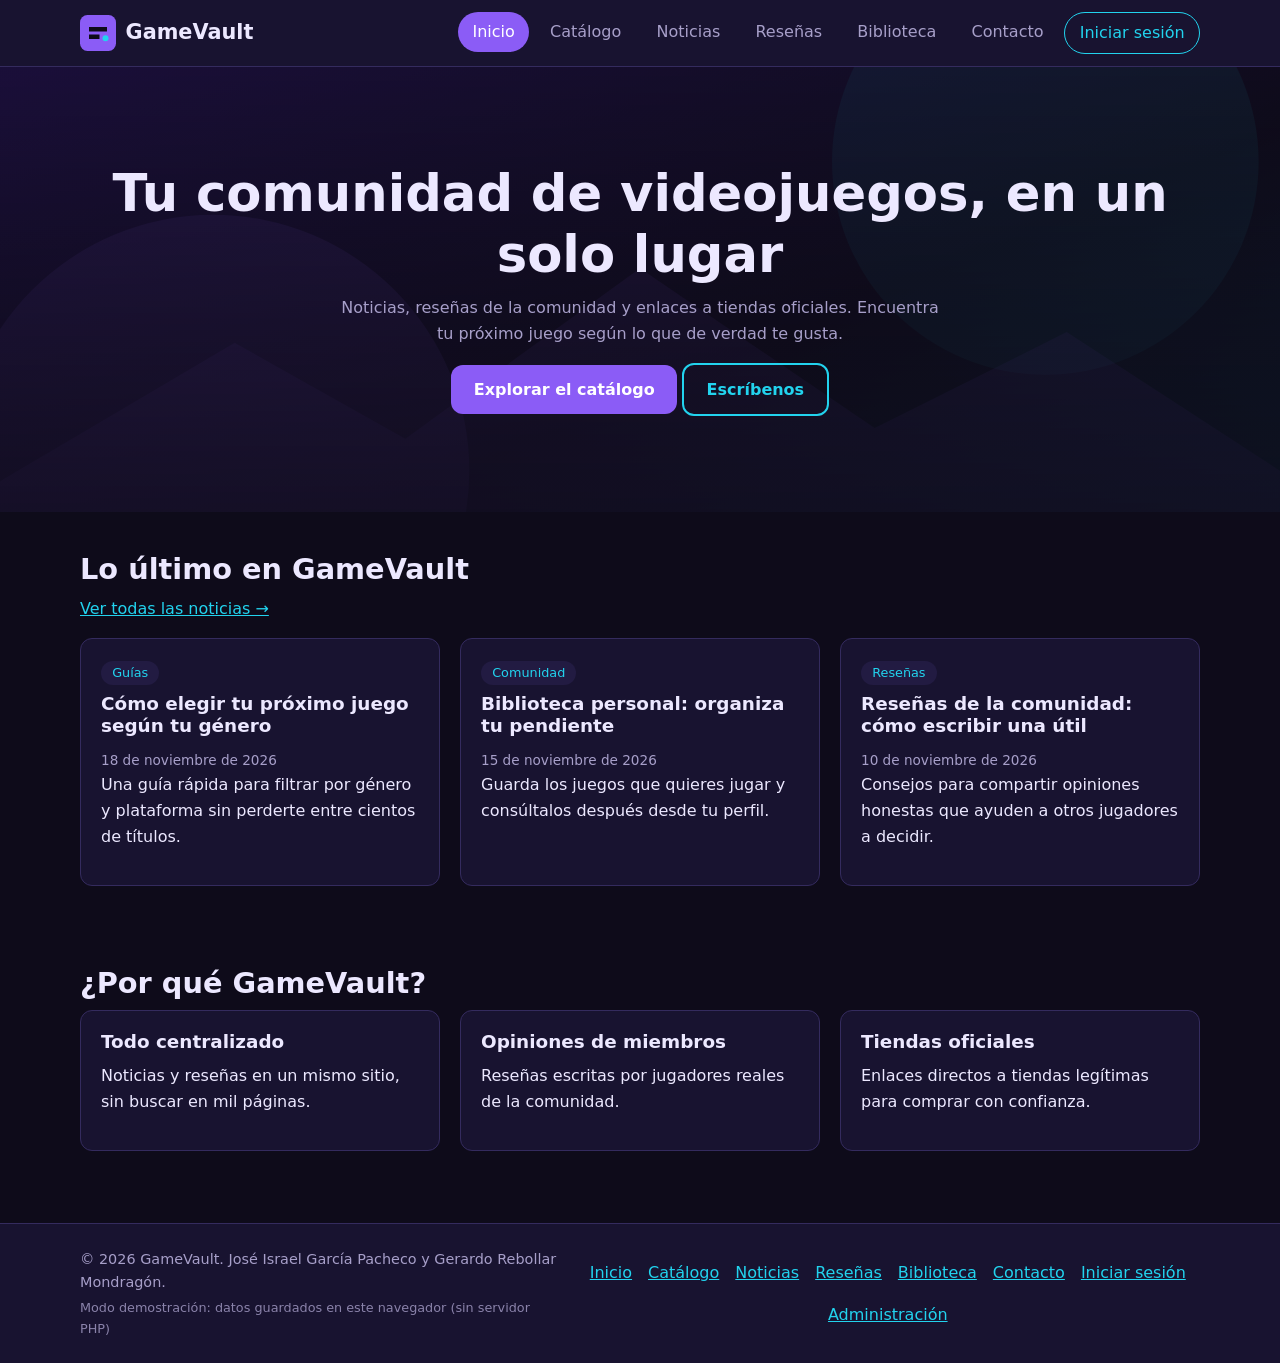
<file: index.html>
<!DOCTYPE html>
<html lang="es">

<head>
  <!-- Configuración inicial de la página -->
  <meta charset="UTF-8">
  <meta name="viewport" content="width=device-width, initial-scale=1">
  <meta name="description"
    content="Comunidad de noticias y reseñas de videojuegos con biblioteca personal y enlaces a tiendas oficiales.">
  <title>Inicio | GameVault</title>
  <link rel="icon" href="img/logo.svg" type="image/svg+xml">
  <link rel="stylesheet" href="css/styles.css">
</head>

<body>
  <!-- Barra superior -->
  <header class="encabezado">
    <!-- Logo y nombre de la página -->
    <a class="marca" href="index.html"><img src="img/logo.svg" alt="" width="36" height="36">GameVault</a>

    <!-- Menú hamburguesa -->
    <button class="menu-toggle" type="button" aria-expanded="false" aria-controls="menu-principal">☰ Menú</button>

    <!-- Menú de navegación entre las páginas -->
    <nav aria-label="Navegación principal">
      <ul class="menu" id="menu-principal">
        <li><a href="index.html" aria-current="page">Inicio</a></li>
        <li><a href="productos.html">Catálogo</a></li>
        <li><a href="noticias.html">Noticias</a></li>
        <li><a href="resenas.html">Reseñas</a></li>
        <li><a href="biblioteca.html">Biblioteca</a></li>
        <li><a href="contacto.html">Contacto</a></li>
        <li><a href="login.html" class="entrar">Iniciar sesión</a></li>
      </ul>
    </nav>
  </header>
  <main>
    <!-- Pantalla inicial -->
    <section class="hero" aria-labelledby="t-hero">
      <h1 id="t-hero">Tu comunidad de videojuegos, en un solo lugar</h1>
      <p>Noticias, reseñas de la comunidad y enlaces a tiendas oficiales. Encuentra tu próximo juego según lo que de
        verdad te gusta.</p>
      <a class="boton" href="productos.html">Explorar el catálogo</a>
      <a class="boton boton-sec" href="contacto.html">Escríbenos</a>
    </section>

    <!-- Recomendaciones de que hacer en la página -->
    <section aria-labelledby="t-noticias">
      <h2 id="t-noticias">Lo último en GameVault</h2>
      <p><a href="noticias.html">Ver todas las noticias →</a></p>
      <div class="rejilla tres" id="noticias-recientes">
        <article class="tarjeta">
          <time datetime="2026-11-18">18 de noviembre de 2026</time>
          <h3>Cómo elegir tu próximo juego según tu género</h3>
          <p>Una guía rápida para filtrar por género y plataforma sin perderte entre cientos de títulos.</p>
        </article>
        <article class="tarjeta">
          <time datetime="2026-11-15">15 de noviembre de 2026</time>
          <h3>Biblioteca personal: organiza tu pendiente</h3>
          <p>Guarda los juegos que quieres jugar y sigue tu progreso desde tu perfil (próximamente).</p>
        </article>
        <article class="tarjeta">
          <time datetime="2026-11-10">10 de noviembre de 2026</time>
          <h3>Reseñas de la comunidad: cómo escribir una útil</h3>
          <p>Consejos para compartir opiniones honestas que ayuden a otros jugadores a decidir.</p>
        </article>
      </div>
    </section>

    <!-- ¿Por qué usar GameVault?-->
    <section aria-labelledby="t-comunidad">
      <h2 id="t-comunidad">¿Por qué GameVault?</h2>
      <div class="rejilla tres">
        <article class="tarjeta">
          <h3>Todo centralizado</h3>
          <p>Noticias y reseñas en un mismo sitio, sin buscar en mil páginas.</p>
        </article>
        <article class="tarjeta">
          <h3>Opiniones de miembros</h3>
          <p>Reseñas escritas por jugadores reales de la comunidad.</p>
        </article>
        <article class="tarjeta">
          <h3>Tiendas oficiales</h3>
          <p>Enlaces directos a tiendas legítimas para comprar con confianza.</p>
        </article>
      </div>
    </section>
  </main>
  <footer class="pie">
    <!-- Derechos de autor -->
    <p>© 2026 GameVault. José Israel García Pacheco y Gerardo Rebollar Mondragón.</p>
    <!-- Enlaces a las otras páginas -->
    <nav aria-label="Enlaces del pie de página">
      <ul>
        <li><a href="index.html">Inicio</a></li>
        <li><a href="productos.html">Catálogo</a></li>
        <li><a href="noticias.html">Noticias</a></li>
        <li><a href="resenas.html">Reseñas</a></li>
        <li><a href="biblioteca.html">Biblioteca</a></li>
        <li><a href="contacto.html">Contacto</a></li>
        <li><a href="login.html">Iniciar sesión</a></li>
        <li><a href="admin.html">Administración</a></li>
      </ul>
    </nav>
  </footer>
  <script src="js/juegos.js" defer></script>
  <script src="js/cuentas.js" defer></script>
  <script src="js/datos.js" defer></script>
  <script src="js/main.js" defer></script>
</body>

</html>
</file>
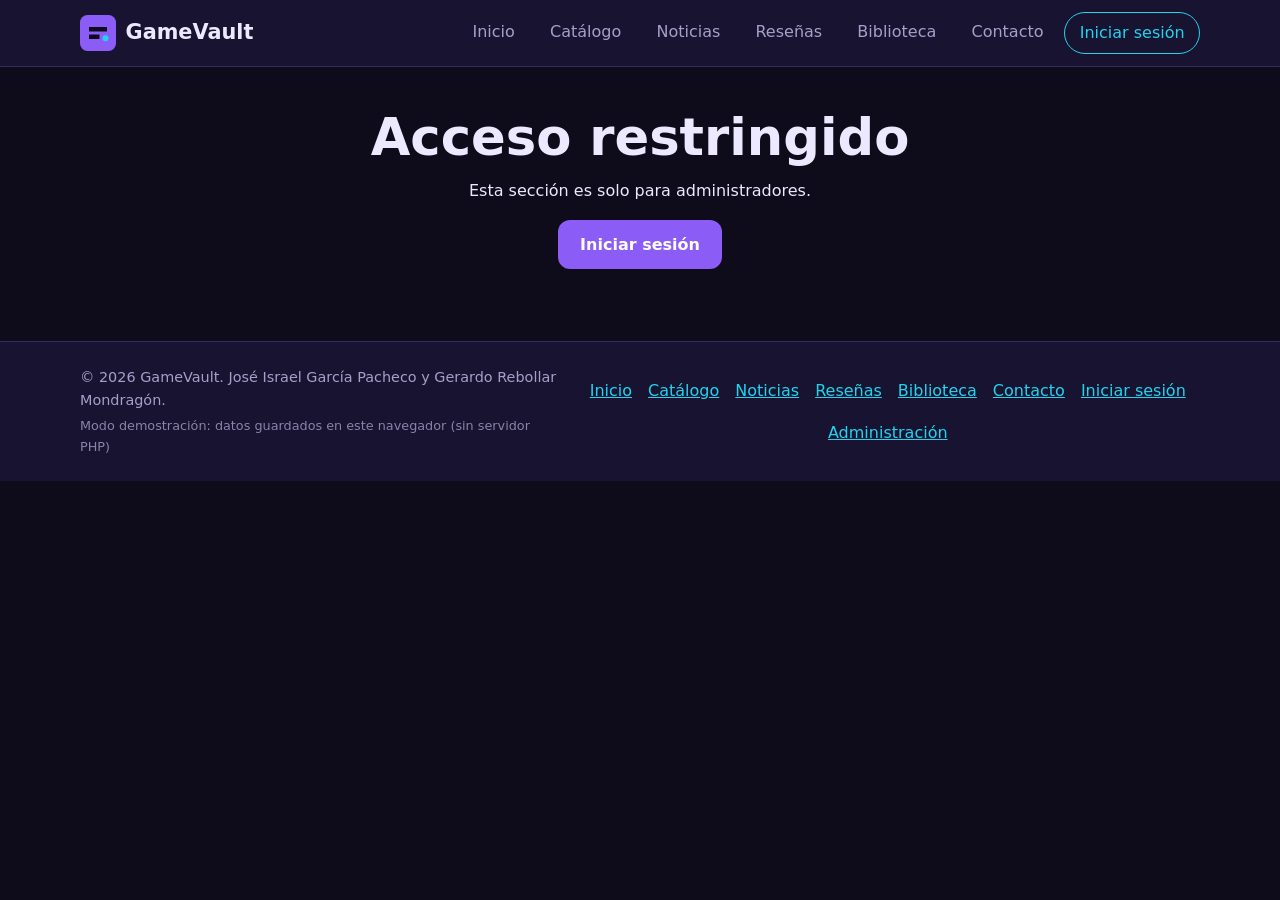
<file: admin.html>
<!DOCTYPE html>
<html lang="es">

<head>
  <!-- Configuracion inicial de la página -->
  <meta charset="UTF-8">
  <meta name="viewport" content="width=device-width, initial-scale=1">
  <meta name="description" content="Panel de administración: moderación de reseñas y publicación de noticias.">
  <title>Administración | GameVault</title>
  <link rel="icon" href="img/logo.svg" type="image/svg+xml">
  <link rel="stylesheet" href="css/styles.css">
</head>

<body>
  <!-- Barra superior -->
  <header class="encabezado">
    <!-- Logo y nombre de la página -->
    <a class="marca" href="index.html"><img src="img/logo.svg" alt="" width="36" height="36">GameVault</a>
    <!-- Menú hamburguesa -->
    <button class="menu-toggle" type="button" aria-expanded="false" aria-controls="menu-principal">☰ Menú</button>
    <!-- Menú de navegación entre las páginas -->
    <nav aria-label="Navegación principal">
      <ul class="menu" id="menu-principal">
        <li><a href="index.html">Inicio</a></li>
        <li><a href="productos.html">Catálogo</a></li>
        <li><a href="noticias.html">Noticias</a></li>
        <li><a href="resenas.html">Reseñas</a></li>
        <li><a href="biblioteca.html">Biblioteca</a></li>
        <li><a href="contacto.html">Contacto</a></li>
        <li><a href="login.html" class="entrar">Iniciar sesión</a></li>
      </ul>
    </nav>
  </header>
  <main data-requiere="admin">
    <!-- Encabezado de la página -->
    <section aria-labelledby="t-adm">
      <h1 id="t-adm">Panel de administración</h1>
      <aside class="aviso-acceso" aria-label="Requisito de acceso">
        <strong>Solo para administradores.</strong> Desde aquí se revisan las reseñas, se añaden juegos y se publican noticias.
      </aside>
    </section>

    <!-- Sección para moderación de reseñas -->
    <section aria-labelledby="t-mod">
      <h2 id="t-mod">Moderar reseñas</h2>
      <p>Revisa las reseñas publicadas y elimina las que tengan contenido inapropiado.</p>
      <ul class="catalogo lista-admin" id="lista-admin-resenas"></ul>
      <p id="admin-vacio" hidden>No hay reseñas para moderar.</p>
    </section>

    <!-- Sección para añadir juegos al catálogo -->
    <section aria-labelledby="t-addjuego">
      <h2 id="t-addjuego">Añadir juego al catálogo</h2>
      <form class="formulario" id="form-juego" action="#" method="post" novalidate>
        <label for="juego-titulo">Título</label>
        <input type="text" id="juego-titulo" name="titulo" required maxlength="80">
        <label for="juego-genero">Género</label>
        <select id="juego-genero" name="genero" required>
          <option value="">Selecciona un género</option>
        </select>
        <label for="juego-estudio">Estudio</label>
        <input type="text" id="juego-estudio" name="estudio" required maxlength="60">
        <label for="juego-anio">Año de lanzamiento</label>
        <input type="number" id="juego-anio" name="anio" required min="1970" max="2100">
        <label for="juego-plataformas">Plataformas</label>
        <input type="text" id="juego-plataformas" name="plataformas" required maxlength="80" placeholder="Ej. PC, PlayStation, Xbox">
        <label for="juego-nota">Nota (0 a 10)</label>
        <input type="number" id="juego-nota" name="nota" required min="0" max="10" step="0.1">
        <label for="juego-desc">Descripción</label>
        <textarea id="juego-desc" name="descripcion" rows="4" required minlength="20" maxlength="300"></textarea>
        <label for="juego-imagen">URL de la imagen</label>
        <input type="url" id="juego-imagen" name="imagen" required placeholder="https://ejemplo.com/portada.jpg">
        <label for="juego-tienda">URL de la tienda oficial</label>
        <input type="url" id="juego-tienda" name="tienda" required placeholder="https://store.steampowered.com/app/...">
        <button class="boton" type="submit">Añadir juego</button>
      </form>
    </section>

    <!-- Sección para publicación de noticias -->
    <section aria-labelledby="t-pubnot">
      <h2 id="t-pubnot">Publicar una noticia</h2>
      <form class="formulario" id="form-noticia" action="#" method="post" novalidate>
        <label for="not-titulo">Título</label>
        <input type="text" id="not-titulo" name="titulo" required minlength="5" maxlength="100">
        <label for="not-cat">Categoría</label>
        <select id="not-cat" name="categoria" required>
          <option value="">Selecciona una categoría</option>
          <option value="industria">Industria</option>
          <option value="guias">Guías</option>
          <option value="comunidad">Comunidad</option>
          <option value="resenas">Reseñas</option>
        </select>
        <label for="not-texto">Contenido</label>
        <textarea id="not-texto" name="contenido" rows="7" required minlength="30" maxlength="2000"></textarea>
        <button class="boton" type="submit">Publicar noticia</button>
      </form>
    </section>
  </main>
  <footer class="pie">
    <!-- Derechos de autor -->
    <p>© 2026 GameVault. José Israel García Pacheco y Gerardo Rebollar Mondragón.</p>
    <!-- Enlaces a las otras páginas -->
    <nav aria-label="Enlaces del pie de página">
      <ul>
        <li><a href="index.html">Inicio</a></li>
        <li><a href="productos.html">Catálogo</a></li>
        <li><a href="noticias.html">Noticias</a></li>
        <li><a href="resenas.html">Reseñas</a></li>
        <li><a href="biblioteca.html">Biblioteca</a></li>
        <li><a href="contacto.html">Contacto</a></li>
        <li><a href="login.html">Iniciar sesión</a></li>
        <li><a href="admin.html">Administración</a></li>
      </ul>
    </nav>
  </footer>
  <script src="js/juegos.js" defer></script>
  <script src="js/cuentas.js" defer></script>
  <script src="js/datos.js" defer></script>
  <script src="js/main.js" defer></script>
</body>

</html>
</file>
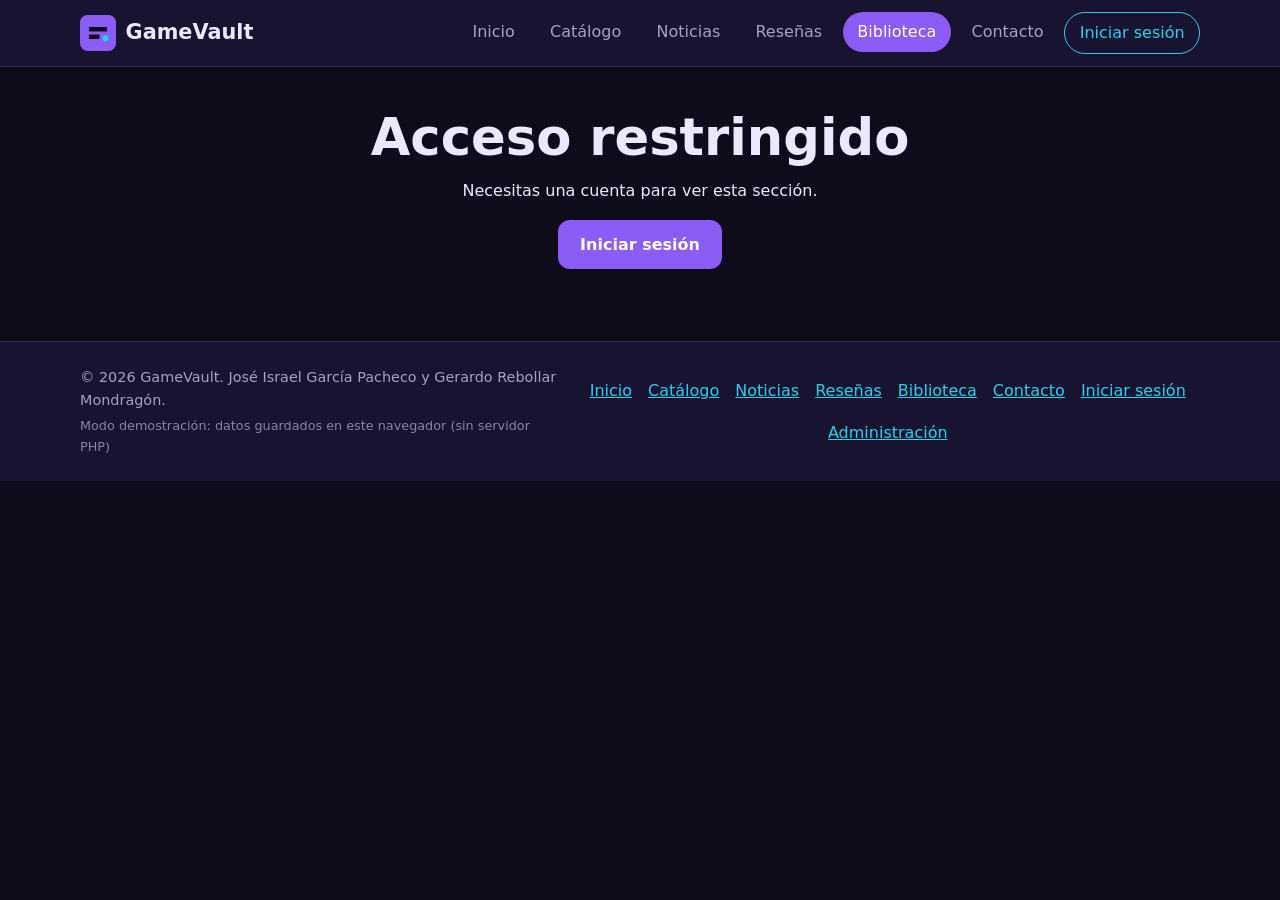
<file: biblioteca.html>
<!DOCTYPE html>
<html lang="es">

<head>
  <!-- Configuración inicial de la página -->
  <meta charset="UTF-8">
  <meta name="viewport" content="width=device-width, initial-scale=1">
  <meta name="description" content="Biblioteca personal de videojuegos guardados.">
  <title>Mi biblioteca | GameVault</title>
  <link rel="icon" href="img/logo.svg" type="image/svg+xml">
  <link rel="stylesheet" href="css/styles.css">
</head>

<body>
  <!-- Barra superior -->
  <header class="encabezado">
    <!-- Logo y nombre de la página -->
    <a class="marca" href="index.html"><img src="img/logo.svg" alt="" width="36" height="36">GameVault</a>

    <!-- Menú hamburguesa -->
    <button class="menu-toggle" type="button" aria-expanded="false" aria-controls="menu-principal">☰ Menú</button>

    <nav aria-label="Navegación principal">
      <!-- Menú de navegación entre las páginas-->
      <ul class="menu" id="menu-principal">
        <li><a href="index.html">Inicio</a></li>
        <li><a href="productos.html">Catálogo</a></li>
        <li><a href="noticias.html">Noticias</a></li>
        <li><a href="resenas.html">Reseñas</a></li>
        <li><a href="biblioteca.html" aria-current="page">Biblioteca</a></li>
        <li><a href="contacto.html">Contacto</a></li>
        <li><a href="login.html" class="entrar">Iniciar sesión</a></li>
      </ul>
    </nav>
  </header>
  <main data-requiere="usuario">
    <!-- Encabezado de la página -->
    <section aria-labelledby="t-bib">
      <h1 id="t-bib">Mi biblioteca</h1>
      <p>Guarda juegos del catálogo y consúltalos aquí cuando quieras, sin buscarlos uno por uno.</p>
      <!-- Aviso de inicio de sesión para usar la biblioteca -->
      <aside class="aviso-acceso" aria-label="Requisito de acceso">
        <strong>Solo para usuarios con cuenta.</strong> Los invitados no tienen biblioteca; <a href="login.html">inicia
          sesión o crea una cuenta</a> para guardar juegos.
      </aside>
      <ul class="catalogo" id="lista-biblioteca"></ul>
      <p id="biblioteca-vacia" hidden>Aún no tienes juegos guardados. Ve al <a href="productos.html">catálogo</a> y pulsa "Guardar en biblioteca".</p>
    </section>
  </main>
  <footer class="pie">
    <!-- Derechos de autor -->
    <p>© 2026 GameVault. José Israel García Pacheco y Gerardo Rebollar Mondragón.</p>
    <!-- Enlaces a las otras páginas -->
    <nav aria-label="Enlaces del pie de página">
      <ul>
        <li><a href="index.html">Inicio</a></li>
        <li><a href="productos.html">Catálogo</a></li>
        <li><a href="noticias.html">Noticias</a></li>
        <li><a href="resenas.html">Reseñas</a></li>
        <li><a href="biblioteca.html">Biblioteca</a></li>
        <li><a href="contacto.html">Contacto</a></li>
        <li><a href="login.html">Iniciar sesión</a></li>
        <li><a href="admin.html">Administración</a></li>
      </ul>
    </nav>
  </footer>
  <script src="js/juegos.js" defer></script>
  <script src="js/cuentas.js" defer></script>
  <script src="js/datos.js" defer></script>
  <script src="js/main.js" defer></script>
</body>

</html>
</file>
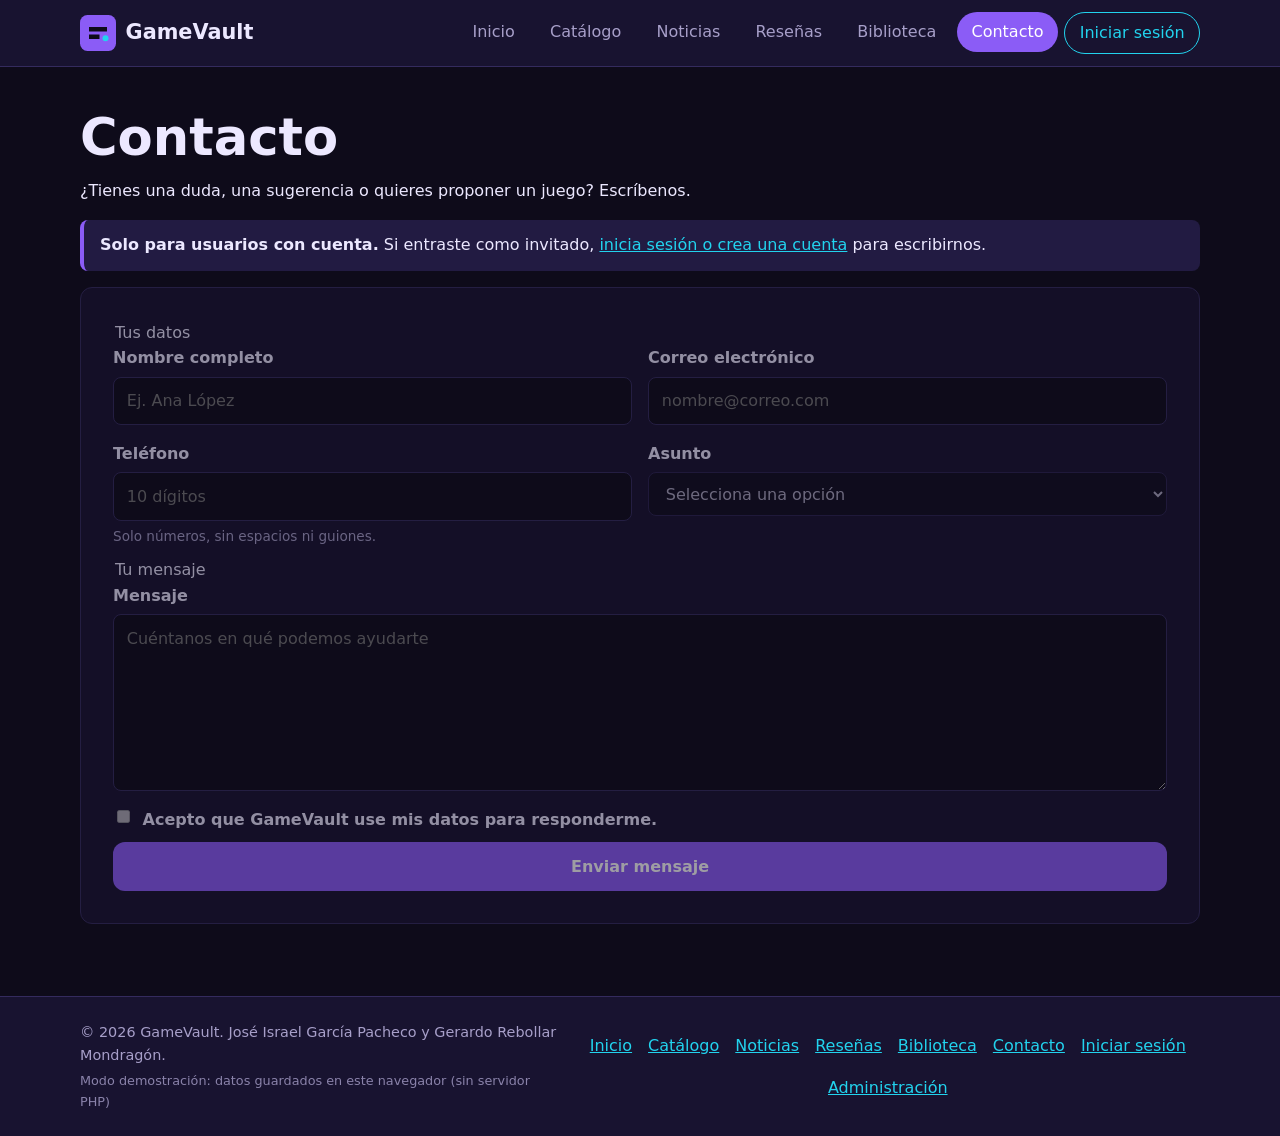
<file: contacto.html>
<!DOCTYPE html>
<html lang="es">

<head>
  <!-- Configuración inicial de la página -->
  <meta charset="UTF-8">
  <meta name="viewport" content="width=device-width, initial-scale=1">
  <meta name="description" content="Formulario de contacto de GameVault (solo usuarios con cuenta).">
  <title>Contacto | GameVault</title>
  <link rel="icon" href="img/logo.svg" type="image/svg+xml">
  <link rel="stylesheet" href="css/styles.css">
</head>

<body>
  <!-- Barra superior -->
  <header class="encabezado">
    <!-- Logo y nombre de la página -->
    <a class="marca" href="index.html"><img src="img/logo.svg" alt="" width="36" height="36">GameVault</a>

    <!-- Menú hamburguesa -->
    <button class="menu-toggle" type="button" aria-expanded="false" aria-controls="menu-principal">☰ Menú</button>

    <!-- Menú de navegación entre las páginas-->
    <nav aria-label="Navegación principal">
      <ul class="menu" id="menu-principal">
        <li><a href="index.html">Inicio</a></li>
        <li><a href="productos.html">Catálogo</a></li>
        <li><a href="noticias.html">Noticias</a></li>
        <li><a href="resenas.html">Reseñas</a></li>
        <li><a href="biblioteca.html">Biblioteca</a></li>
        <li><a href="contacto.html" aria-current="page">Contacto</a></li>
        <li><a href="login.html" class="entrar">Iniciar sesión</a></li>
      </ul>
    </nav>
  </header>
  <main>
    <!-- Encabezado de la página -->
    <section aria-labelledby="t-contacto">
      <h1 id="t-contacto">Contacto</h1>
      <p>¿Tienes una duda, una sugerencia o quieres proponer un juego? Escríbenos.</p>
      <aside class="aviso-acceso" aria-label="Requisito de acceso">
        <!-- Aviso de inicio de sesión para usar el formulario de contacto -->
        <strong>Solo para usuarios con cuenta.</strong> Si entraste como invitado, <a href="login.html">inicia sesión o
          crea una cuenta</a> para escribirnos.
      </aside>

      <!-- Formulario de contacto -->
      <form class="formulario" id="form-contacto" action="#" method="post" novalidate data-requiere="usuario">
        <fieldset>
          <legend>Tus datos</legend>
          <div class="doble">
            <div class="campo">
              <label for="nombre">Nombre completo</label>
              <input type="text" id="nombre" name="nombre" required minlength="3" maxlength="60" autocomplete="name"
                placeholder="Ej. Ana López">
            </div>
            <div class="campo">
              <label for="correo">Correo electrónico</label>
              <input type="email" id="correo" name="correo" required autocomplete="email"
                placeholder="nombre@correo.com">
            </div>
          </div>
          <div class="doble">
            <div class="campo">
              <label for="telefono">Teléfono</label>
              <input type="tel" id="telefono" name="telefono" required pattern="[0-9]{10}" inputmode="numeric"
                autocomplete="tel" placeholder="10 dígitos" aria-describedby="ayuda-tel">
              <small class="ayuda" id="ayuda-tel">Solo números, sin espacios ni guiones.</small>
            </div>
            <div class="campo">
              <label for="asunto">Asunto</label>
              <select id="asunto" name="asunto" required>
                <option value="">Selecciona una opción</option>
                <option value="duda">Duda general</option>
                <option value="sugerencia">Sugerencia de juego</option>
                <option value="resena">Problema con una reseña</option>
                <option value="otro">Otro</option>
              </select>
            </div>
          </div>
        </fieldset>
        <fieldset>
          <legend>Tu mensaje</legend>
          <div class="campo">
            <label for="mensaje">Mensaje</label>
            <textarea id="mensaje" name="mensaje" rows="6" required minlength="10" maxlength="500"
              placeholder="Cuéntanos en qué podemos ayudarte"></textarea>
          </div>
          <div class="campo casilla">
            <input type="checkbox" id="acepto" name="acepto" required>
            <label for="acepto">Acepto que GameVault use mis datos para responderme.</label>
          </div>
        </fieldset>
        <button class="boton" type="submit">Enviar mensaje</button>
      </form>
    </section>
  </main>
  <footer class="pie">
    <!-- Derechos de autor -->
    <p>© 2026 GameVault. José Israel García Pacheco y Gerardo Rebollar Mondragón.</p>
    <!-- Enlaces a las otras páginas -->
    <nav aria-label="Enlaces del pie de página">
      <ul>
        <li><a href="index.html">Inicio</a></li>
        <li><a href="productos.html">Catálogo</a></li>
        <li><a href="noticias.html">Noticias</a></li>
        <li><a href="resenas.html">Reseñas</a></li>
        <li><a href="biblioteca.html">Biblioteca</a></li>
        <li><a href="contacto.html">Contacto</a></li>
        <li><a href="login.html">Iniciar sesión</a></li>
        <li><a href="admin.html">Administración</a></li>
      </ul>
    </nav>
  </footer>
  <script src="js/juegos.js" defer></script>
  <script src="js/cuentas.js" defer></script>
  <script src="js/datos.js" defer></script>
  <script src="js/main.js" defer></script>
</body>

</html>
</file>
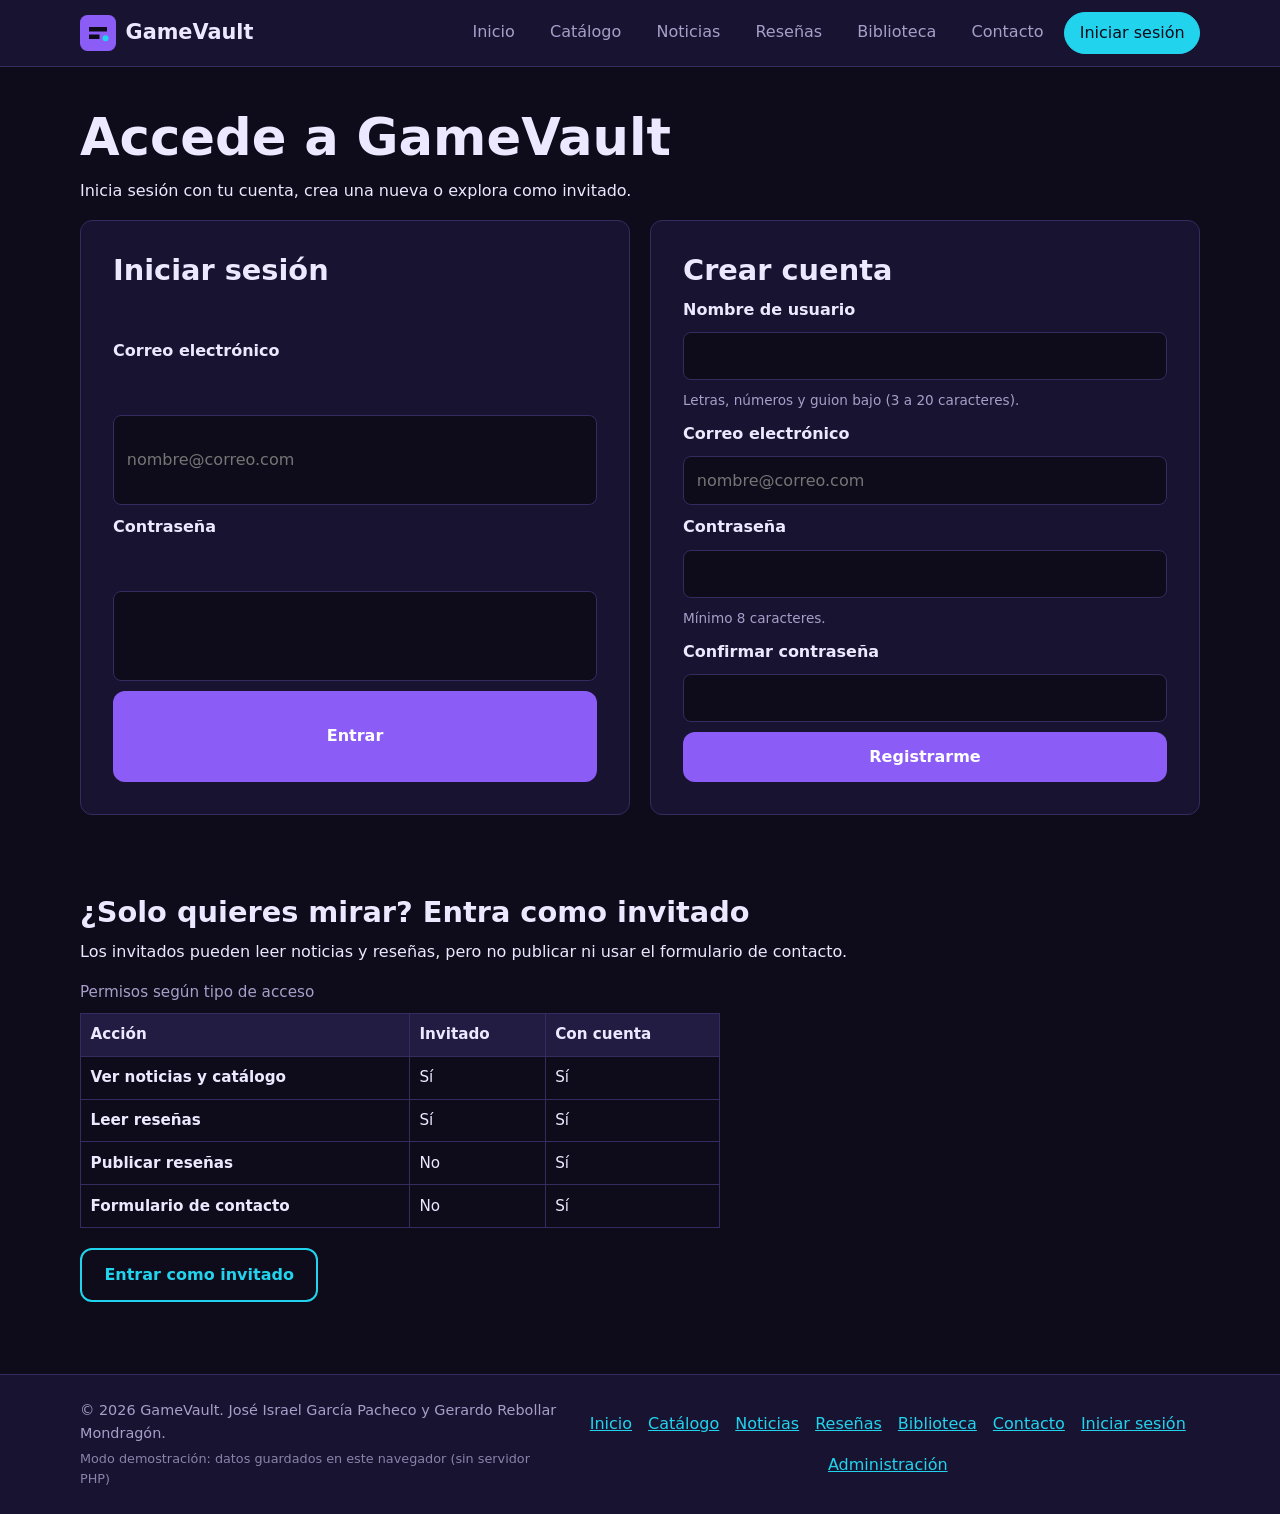
<file: login.html>
<!DOCTYPE html>
<html lang="es">

<head>
  <!-- Configuración inicial de la página -->
  <meta charset="UTF-8">
  <meta name="viewport" content="width=device-width, initial-scale=1">
  <meta name="description" content="Inicia sesión, crea tu cuenta o entra como invitado en GameVault.">
  <title>Iniciar sesión | GameVault</title>
  <link rel="icon" href="img/logo.svg" type="image/svg+xml">
  <link rel="stylesheet" href="css/styles.css">
</head>

<body>
  <!-- Barra superior -->
  <header class="encabezado">
    <!-- Logo y nombre de la página -->
    <a class="marca" href="index.html"><img src="img/logo.svg" alt="" width="36" height="36">GameVault</a>

    <!-- Menú hamburguesa -->
    <button class="menu-toggle" type="button" aria-expanded="false" aria-controls="menu-principal">☰ Menú</button>

    <!-- Menú de navegación entre las páginas-->
    <nav aria-label="Navegación principal">
      <ul class="menu" id="menu-principal">
        <li><a href="index.html">Inicio</a></li>
        <li><a href="productos.html">Catálogo</a></li>
        <li><a href="noticias.html">Noticias</a></li>
        <li><a href="resenas.html">Reseñas</a></li>
        <li><a href="biblioteca.html">Biblioteca</a></li>
        <li><a href="contacto.html">Contacto</a></li>
        <li><a href="login.html" class="entrar" aria-current="page">Iniciar sesión</a></li>
      </ul>
    </nav>
  </header>
  <main>
    <!-- Encabezado de la página -->
    <section aria-labelledby="t-acceso">
      <h1 id="t-acceso">Accede a GameVault</h1>
      <p>Inicia sesión con tu cuenta, crea una nueva o explora como invitado.</p>

      <!-- Formulario de inicio de sesión -->
      <section class="acceso" aria-label="Formularios de acceso">
        <form class="formulario" id="form_login" action="#" method="post" aria-labelledby="t-login">
          <h2 id="t-login">Iniciar sesión</h2>
          <label for="login-correo">Correo electrónico</label>
          <input type="email" id="login-correo" name="correo" required autocomplete="email"
            placeholder="nombre@correo.com">
          <label for="login-pass">Contraseña</label>
          <input type="password" id="login-pass" name="contrasena" required minlength="8"
            autocomplete="current-password">
          <button class="boton" type="submit">Entrar</button>
        </form>

        <!-- Formulario de registro / Crear cuenta-->
        <form class="formulario" id="form_registro" action="#" method="post" aria-labelledby="t-registro">
          <h2 id="t-registro">Crear cuenta</h2>
          <label for="reg-usuario">Nombre de usuario</label>
          <input type="text" id="reg-usuario" name="usuario" required minlength="3" maxlength="20"
            pattern="[A-Za-z0-9_]+" autocomplete="username" aria-describedby="ayuda-usuario">
          <small class="ayuda" id="ayuda-usuario">Letras, números y guion bajo (3 a 20 caracteres).</small>
          <label for="reg-correo">Correo electrónico</label>
          <input type="email" id="reg-correo" name="correo" required autocomplete="email"
            placeholder="nombre@correo.com">
          <label for="reg-pass">Contraseña</label>
          <input type="password" id="reg-pass" name="contrasena" required minlength="8" autocomplete="new-password"
            aria-describedby="ayuda-pass">
          <small class="ayuda" id="ayuda-pass">Mínimo 8 caracteres.</small>
          <label for="reg-pass2">Confirmar contraseña</label>
          <input type="password" id="reg-pass2" name="contrasena2" required minlength="8" autocomplete="new-password">
          <button class="boton" type="submit">Registrarme</button>
        </form>
      </section>
    </section>

    <!-- Otras opciones de acceso -->
    <section aria-labelledby="t-invitado">
      <!-- Acceso como invitado -->
      <h2 id="t-invitado">¿Solo quieres mirar? Entra como invitado</h2>
      <p>Los invitados pueden leer noticias y reseñas, pero no publicar ni usar el formulario de contacto.</p>
      <!-- Tabla de permisos según el tipo de acceso que se tiene -->
      <table class="permisos">
        <caption>Permisos según tipo de acceso</caption>
        <thead>
          <tr>
            <th scope="col">Acción</th>
            <th scope="col">Invitado</th>
            <th scope="col">Con cuenta</th>
          </tr>
        </thead>
        <tbody>
          <tr>
            <th scope="row">Ver noticias y catálogo</th>
            <td>Sí</td>
            <td>Sí</td>
          </tr>
          <tr>
            <th scope="row">Leer reseñas</th>
            <td>Sí</td>
            <td>Sí</td>
          </tr>
          <tr>
            <th scope="row">Publicar reseñas</th>
            <td>No</td>
            <td>Sí</td>
          </tr>
          <tr>
            <th scope="row">Formulario de contacto</th>
            <td>No</td>
            <td>Sí</td>
          </tr>
        </tbody>
      </table>
      <a class="boton boton-sec" id="entrar_invitado" href="index.html">Entrar como invitado</a>
    </section>
  </main>
  <footer class="pie">
    <!-- Derechos de autor -->
    <p>© 2026 GameVault. José Israel García Pacheco y Gerardo Rebollar Mondragón.</p>
    <!-- Enlaces a las otras páginas -->
    <nav aria-label="Enlaces del pie de página">
      <ul>
        <li><a href="index.html">Inicio</a></li>
        <li><a href="productos.html">Catálogo</a></li>
        <li><a href="noticias.html">Noticias</a></li>
        <li><a href="resenas.html">Reseñas</a></li>
        <li><a href="biblioteca.html">Biblioteca</a></li>
        <li><a href="contacto.html">Contacto</a></li>
        <li><a href="login.html">Iniciar sesión</a></li>
        <li><a href="admin.html">Administración</a></li>
      </ul>
    </nav>
  </footer>
  <script src="js/juegos.js" defer></script>
  <script src="js/cuentas.js" defer></script>
  <script src="js/datos.js" defer></script>
  <script src="js/main.js" defer></script>
</body>

</html>
</file>
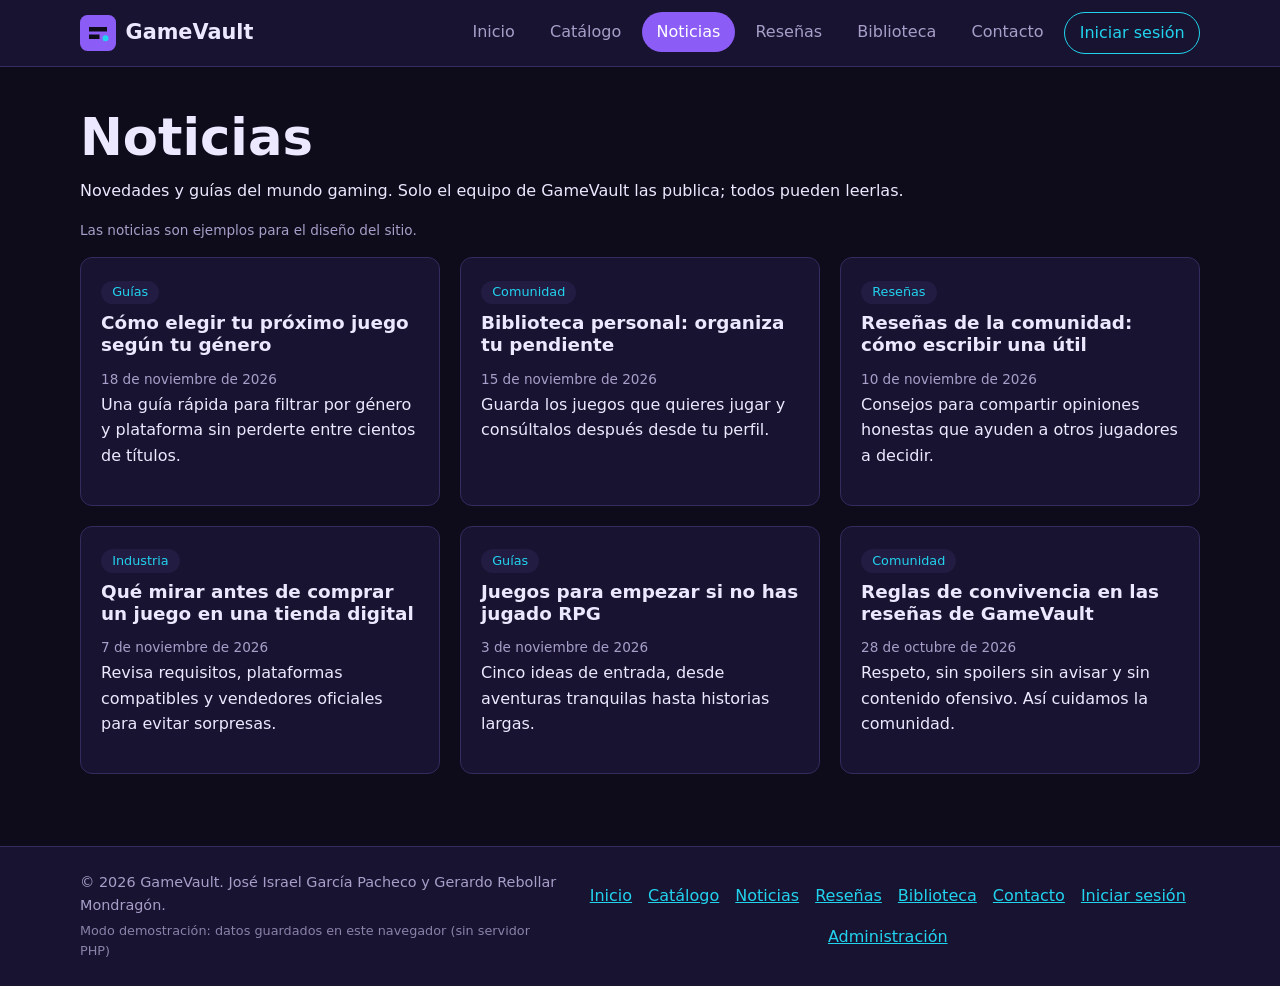
<file: noticias.html>
<!DOCTYPE html>
<html lang="es">

<head>
  <!-- Configuración inicial de la página -->
  <meta charset="UTF-8">
  <meta name="viewport" content="width=device-width, initial-scale=1">
  <meta name="description" content="Noticias del mundo gaming publicadas por el equipo de GameVault.">
  <title>Noticias | GameVault</title>
  <link rel="icon" href="img/logo.svg" type="image/svg+xml">
  <link rel="stylesheet" href="css/styles.css">
</head>

<body>
  <!-- Barra superior -->
  <header class="encabezado">
    <!-- Logo y nombre de la página-->
    <a class="marca" href="index.html"><img src="img/logo.svg" alt="" width="36" height="36">GameVault</a>

    <!-- Menú hamburguesa -->
    <button class="menu-toggle" type="button" aria-expanded="false" aria-controls="menu-principal">☰ Menú</button>

    <!-- Menú de navegación entre las páginas -->
    <nav aria-label="Navegación principal">
      <ul class="menu" id="menu-principal">
        <li><a href="index.html">Inicio</a></li>
        <li><a href="productos.html">Catálogo</a></li>
        <li><a href="noticias.html" aria-current="page">Noticias</a></li>
        <li><a href="resenas.html">Reseñas</a></li>
        <li><a href="biblioteca.html">Biblioteca</a></li>
        <li><a href="contacto.html">Contacto</a></li>
        <li><a href="login.html" class="entrar">Iniciar sesión</a></li>
      </ul>
    </nav>
  </header>
  <main>
    <!-- Encabezado de la página -->
    <section aria-labelledby="t-not">
      <h1 id="t-not">Noticias</h1>
      <p>Novedades y guías del mundo gaming. Solo el equipo de GameVault las publica; todos pueden leerlas.</p>
      <p class="aviso">Las noticias son ejemplos para el diseño del sitio.</p>

      <!-- Noticias disponibles -->
      <section class="rejilla tres" id="lista-noticias" aria-label="Lista de noticias"></section>
    </section>
  </main>
  <footer class="pie">
    <!-- Derechos de autor -->
    <p>© 2026 GameVault. José Israel García Pacheco y Gerardo Rebollar Mondragón.</p>
    <!-- Enlaces a las otras páginas -->
    <nav aria-label="Enlaces del pie de página">
      <ul>
        <li><a href="index.html">Inicio</a></li>
        <li><a href="productos.html">Catálogo</a></li>
        <li><a href="noticias.html">Noticias</a></li>
        <li><a href="resenas.html">Reseñas</a></li>
        <li><a href="biblioteca.html">Biblioteca</a></li>
        <li><a href="contacto.html">Contacto</a></li>
        <li><a href="login.html">Iniciar sesión</a></li>
        <li><a href="admin.html">Administración</a></li>
      </ul>
    </nav>
  </footer>
  <script src="js/juegos.js" defer></script>
  <script src="js/cuentas.js" defer></script>
  <script src="js/datos.js" defer></script>
  <script src="js/main.js" defer></script>
</body>

</html>
</file>
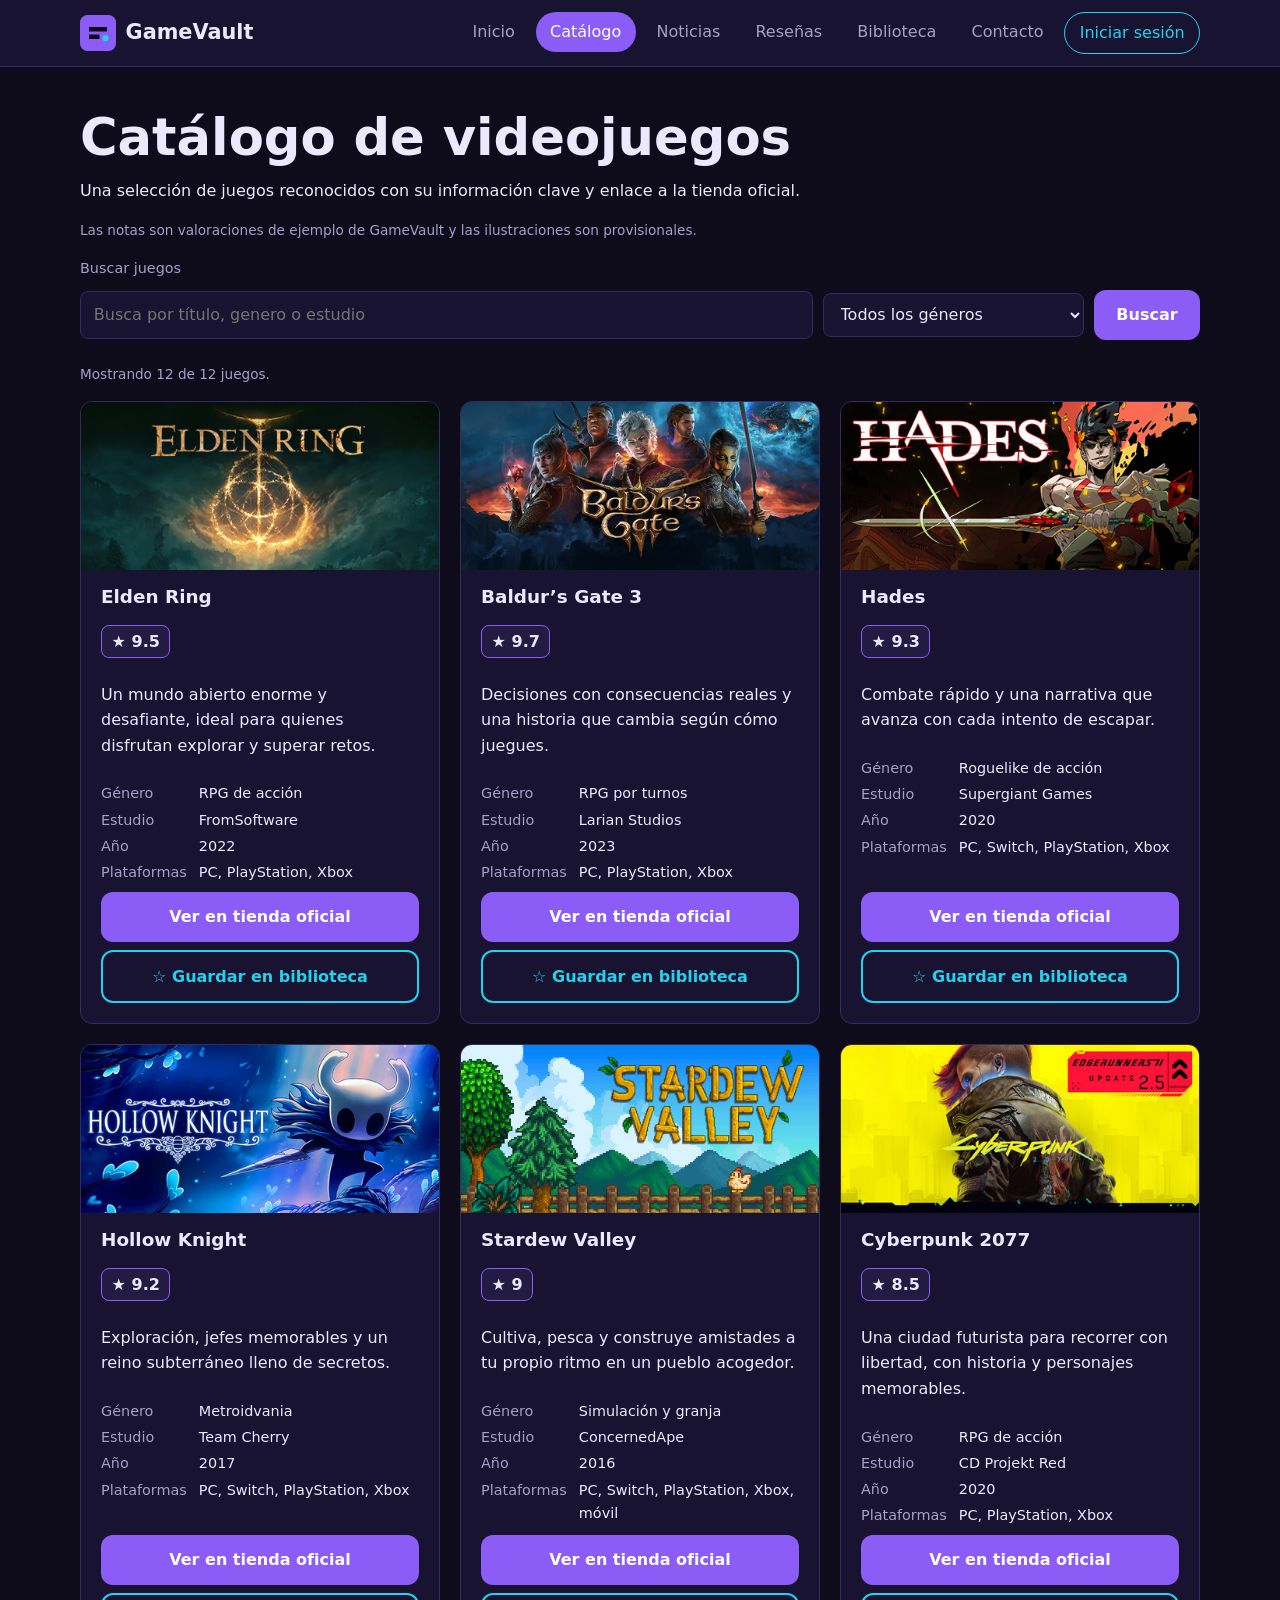
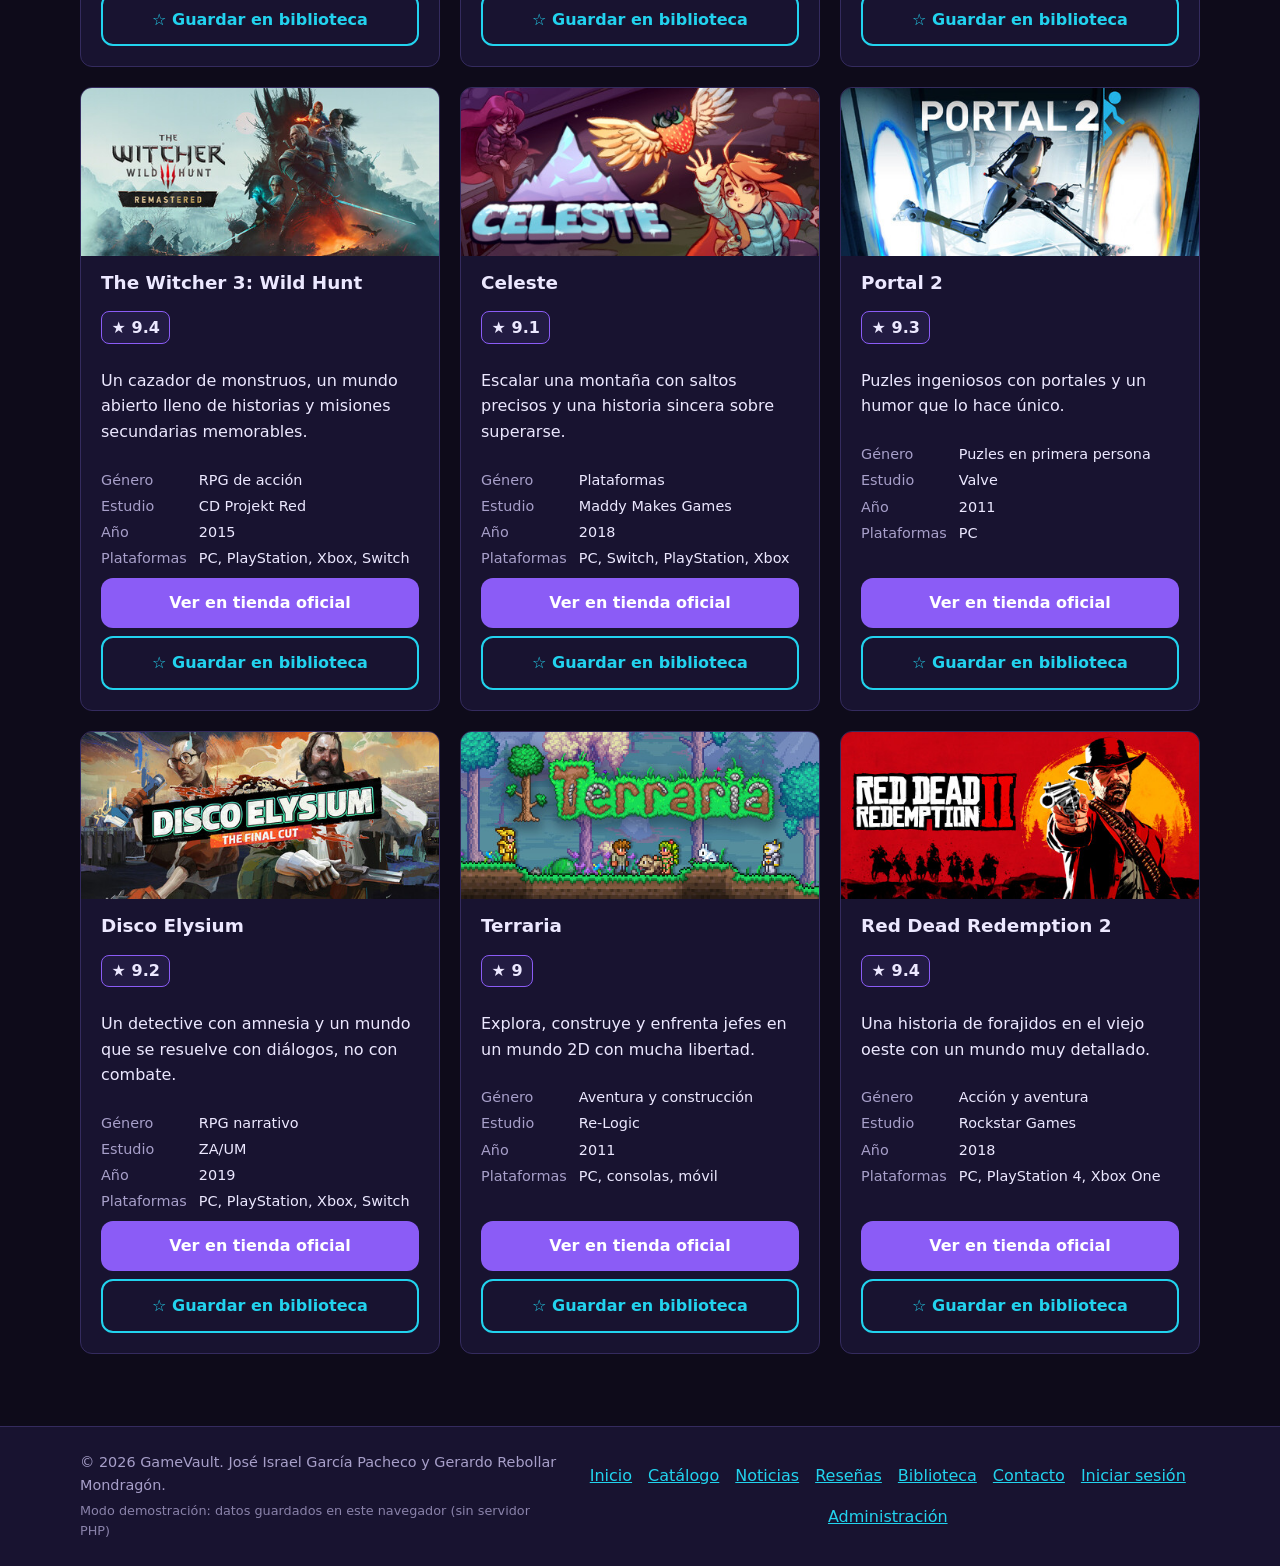
<file: productos.html>
<!DOCTYPE html>
<html lang="es">

<head>
  <!-- Configuración inicial de la página -->
  <meta charset="UTF-8">
  <meta name="viewport" content="width=device-width, initial-scale=1">
  <meta name="description"
    content="Catálogo de videojuegos con género, estudio, plataformas y enlaces a tiendas oficiales.">
  <title>Catálogo | GameVault</title>
  <link rel="icon" href="img/logo.svg" type="image/svg+xml">
  <link rel="stylesheet" href="css/styles.css">
</head>

<body>
  <!-- Barra superior -->
  <header class="encabezado">
    <!-- Logo y nombre de la página -->
    <a class="marca" href="index.html"><img src="img/logo.svg" alt="" width="36" height="36">GameVault</a>

    <!-- Menú hamburguesa -->
    <button class="menu-toggle" type="button" aria-expanded="false" aria-controls="menu-principal">☰ Menú</button>

    <!-- Menú de navgación entre las páginas-->
    <nav aria-label="Navegación principal">
      <ul class="menu" id="menu-principal">
        <li><a href="index.html">Inicio</a></li>
        <li><a href="productos.html" aria-current="page">Catálogo</a></li>
        <li><a href="noticias.html">Noticias</a></li>
        <li><a href="resenas.html">Reseñas</a></li>
        <li><a href="biblioteca.html">Biblioteca</a></li>
        <li><a href="contacto.html">Contacto</a></li>
        <li><a href="login.html" class="entrar">Iniciar sesión</a></li>
      </ul>
    </nav>
  </header>
  <main>
    <!-- Encabezado de la página -->
    <section aria-labelledby="t-cat">
      <h1 id="t-cat">Catálogo de videojuegos</h1>
      <p>Una selección de juegos reconocidos con su información clave y enlace a la tienda oficial.</p>
      <p class="aviso">Las notas son valoraciones de ejemplo de GameVault y las ilustraciones son provisionales.</p>

      <!-- Barra que busqueda entre los juegos del catálogo -->
      <form class="buscador" role="search" action="#" method="get">
        <label for="buscar">Buscar juegos</label>
        <input type="search" name="q" id="buscar" placeholder="Busca por título, genero o estudio">
        <select name="genero" id="filtro-genero" aria-label="Filtrar por género">
          <option value="">Todos los géneros</option>
        </select>
        <button class="boton" type="submit">Buscar</button>
      </form>
      <!-- Contador de juegos encontrados -->
      <p class="aviso" id="contador" aria-label="polite"></p>

      <!-- Lista de juegos -->
      <ul class="catalogo" id="catalogo"></ul>
      <p id="sin-resultados" hidden>No encontramos juegos con esa búsqueda. Prueba con otra palabra o cambia el filtro.</p>
    </section>
  </main>
  <footer class="pie">
    <!-- Derechos de autor -->
    <p>© 2026 GameVault. José Israel García Pacheco y Gerardo Rebollar Mondragón.</p>
    <!-- Enlaces a las otras páginas -->
    <nav aria-label="Enlaces del pie de página">
      <ul>
        <li><a href="index.html">Inicio</a></li>
        <li><a href="productos.html">Catálogo</a></li>
        <li><a href="noticias.html">Noticias</a></li>
        <li><a href="resenas.html">Reseñas</a></li>
        <li><a href="biblioteca.html">Biblioteca</a></li>
        <li><a href="contacto.html">Contacto</a></li>
        <li><a href="login.html">Iniciar sesión</a></li>
        <li><a href="admin.html">Administración</a></li>
      </ul>
    </nav>
  </footer>
  <script src="js/juegos.js" defer></script>
  <script src="js/cuentas.js" defer></script>
  <script src="js/datos.js" defer></script>
  <script src="js/main.js" defer></script>
</body>

</html>
</file>
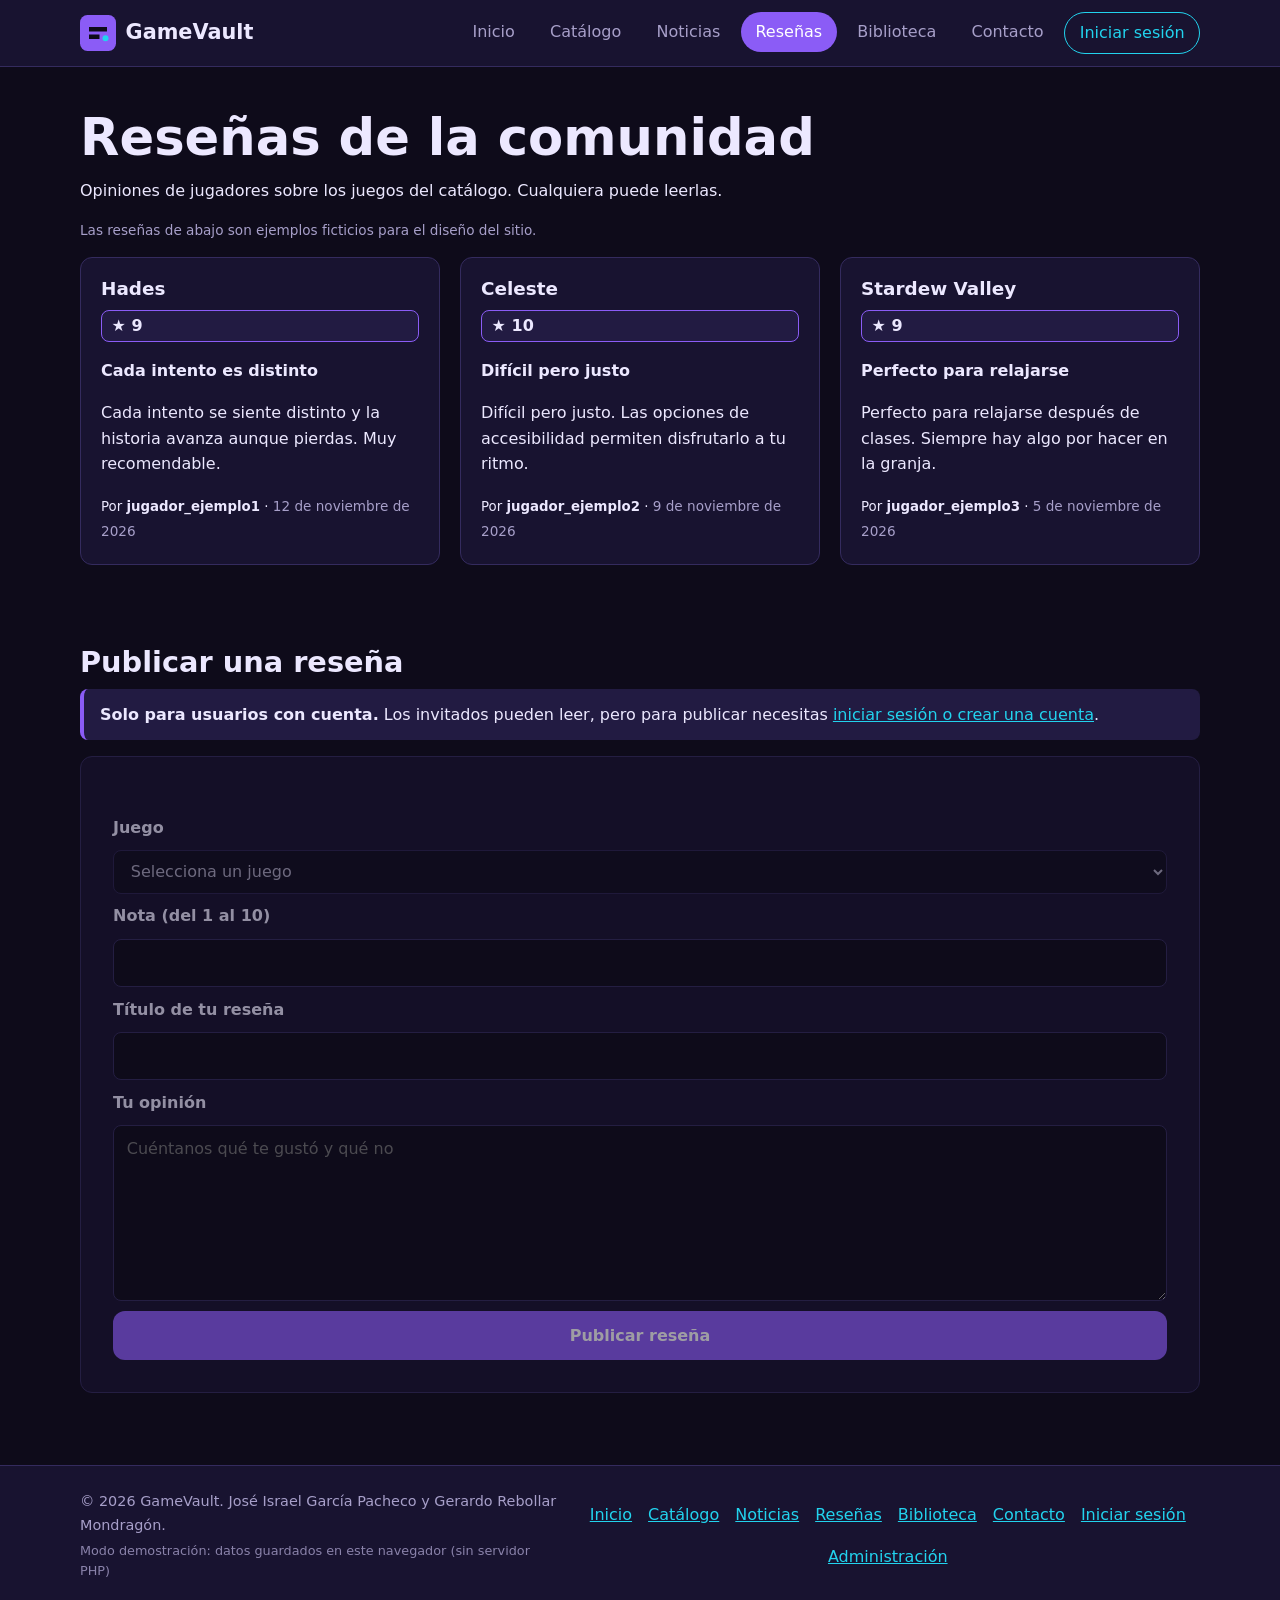
<file: resenas.html>
<!DOCTYPE html>
<html lang="es">

<head>
  <!-- Configuración inicial de la página -->
  <meta charset="UTF-8">
  <meta name="viewport" content="width=device-width, initial-scale=1">
  <meta name="description" content="Reseñas de la comunidad de GameVault sobre videojuegos.">
  <title>Reseñas | GameVault</title>
  <link rel="icon" href="img/logo.svg" type="image/svg+xml">
  <link rel="stylesheet" href="css/styles.css">
</head>

<body>
  <!-- Barra superior -->
  <header class="encabezado">
    <!-- Logo y nombre de la página -->
    <a class="marca" href="index.html"><img src="img/logo.svg" alt="" width="36" height="36">GameVault</a>

    <!-- Menú hamburguesa -->
    <button class="menu-toggle" type="button" aria-expanded="false" aria-controls="menu-principal">☰ Menú</button>

    <!-- Menú de navegación entre las páginas -->
    <nav aria-label="Navegación principal">
      <ul class="menu" id="menu-principal">
        <li><a href="index.html">Inicio</a></li>
        <li><a href="productos.html">Catálogo</a></li>
        <li><a href="noticias.html">Noticias</a></li>
        <li><a href="resenas.html" aria-current="page">Reseñas</a></li>
        <li><a href="biblioteca.html">Biblioteca</a></li>
        <li><a href="contacto.html">Contacto</a></li>
        <li><a href="login.html" class="entrar">Iniciar sesión</a></li>
      </ul>
    </nav>
  </header>
  <main>
    <!-- Encabezado de la página -->
    <section aria-labelledby="t-res">
      <h1 id="t-res">Reseñas de la comunidad</h1>
      <p>Opiniones de jugadores sobre los juegos del catálogo. Cualquiera puede leerlas.</p>
      <p class="aviso">Las reseñas de abajo son ejemplos ficticios para el diseño del sitio.</p>

      <!-- Reseñas disponibles en la página -->
      <section class="rejilla tres" id="lista-resenas" aria-label="Lista de reseñas">
        <p id="resenas-vacia" hidden>Aún no hay reseñas. ¡Sé la primer persona en publicar una!</p>
      </section>
    </section>

    <!-- Sección para publicar una reseña -->
    <section aria-labelledby="t-pub">
      <h2 id="t-pub">Publicar una reseña</h2>
      <!-- Aviso de inicio de sesión para publicar reseñas -->
      <aside class="aviso-acceso" aria-label="Requisito de acceso">
        <strong>Solo para usuarios con cuenta.</strong> Los invitados pueden leer, pero para publicar necesitas <a
          href="login.html">iniciar sesión o crear una cuenta</a>.
      </aside>

      <!-- Formulario para publicar tu reseña -->
      <form class="formulario" id="form-resena" action="#" method="post" data-requiere="usuario" novalidate>
        <p id="res-usuario"></p>
        <label for="res-juego">Juego</label>
        <select id="res-juego" name="juego" required>
          <option value="">Selecciona un juego</option>
          <option value="The Witcher 3: Wild Hunt">The Witcher 3: Wild Hunt</option>
          <option value="Celeste">Celeste</option>
          <option value="Portal 2">Portal 2</option>
          <option value="Disco Elysium">Disco Elysium</option>
          <option value="Terraria">Terraria</option>
          <option value="Red Dead Redemption 2">Red Dead Redemption 2</option>
          <option value="Elden Ring">Elden Ring</option>
          <option value="Baldur’s Gate 3">Baldur’s Gate 3</option>
          <option value="Hades">Hades</option>
          <option value="Hollow Knight">Hollow Knight</option>
          <option value="Stardew Valley">Stardew Valley</option>
          <option value="Cyberpunk 2077">Cyberpunk 2077</option>
        </select>
        <label for="res-nota">Nota (del 1 al 10)</label>
        <input type="number" id="res-nota" name="nota" min="1" max="10" step="1" required>
        <label for="res-titulo">Título de tu reseña</label>
        <input type="text" id="res-titulo" name="titulo" required minlength="5" maxlength="80">
        <label for="res-texto">Tu opinión</label>
        <textarea id="res-texto" name="texto" rows="6" required minlength="30" maxlength="1000"
          placeholder="Cuéntanos qué te gustó y qué no"></textarea>
        <button class="boton" type="submit">Publicar reseña</button>
      </form>
    </section>
  </main>
  <footer class="pie">
    <!-- Derechos de autor -->
    <p>© 2026 GameVault. José Israel García Pacheco y Gerardo Rebollar Mondragón.</p>
    <!-- Enlaces a las otras páginas -->
    <nav aria-label="Enlaces del pie de página">
      <ul>
        <li><a href="index.html">Inicio</a></li>
        <li><a href="productos.html">Catálogo</a></li>
        <li><a href="noticias.html">Noticias</a></li>
        <li><a href="resenas.html">Reseñas</a></li>
        <li><a href="biblioteca.html">Biblioteca</a></li>
        <li><a href="contacto.html">Contacto</a></li>
        <li><a href="login.html">Iniciar sesión</a></li>
        <li><a href="admin.html">Administración</a></li>
      </ul>
    </nav>
  </footer>
  <script src="js/juegos.js" defer></script>
  <script src="js/cuentas.js" defer></script>
  <script src="js/datos.js" defer></script>
  <script src="js/main.js" defer></script>
</body>

</html>
</file>
<file: css/styles.css>
/* GameVault - styles.css | Mobile First: base = móvil (<768px) */
:root {
  --bg: #0e0b1a;
  --surface: #181330;
  --surface-2: #221b42;
  --line: #342b5e;
  --text: #ece8ff;
  --muted: #a79fc9;
  --violet: #8b5cf6;
  --cyan: #22d3ee;
  --radius: 12px;
  --gap: 1.25rem;
  --max: 1120px;
  --pad: max(1rem, calc((100% - var(--max))/2));
  --font: "Segoe UI", system-ui, -apple-system, Roboto, Arial, sans-serif;
}

*,
*::before,
*::after {
  box-sizing: border-box
}

html {
  scroll-behavior: smooth
}

body {
  margin: 0;
  font-family: var(--font);
  background: var(--bg);
  color: var(--text);
  line-height: 1.6
}

img {
  max-width: 100%;
  height: auto;
  display: block
}

a {
  color: var(--cyan)
}

:focus-visible {
  outline: 3px solid var(--cyan);
  outline-offset: 2px
}

h1,
h2,
h3 {
  line-height: 1.2;
  margin: 0 0 .6rem
}

h1 {
  font-size: 2rem
}

h2 {
  font-size: 1.5rem
}

h3 {
  font-size: 1.15rem
}

p {
  margin: 0 0 1rem
}

main section {
  padding: 2.5rem var(--pad)
}

main section section {
  padding: 0
}

/* Header + Nav (Flexbox) */
.encabezado {
  background: var(--surface);
  border-bottom: 1px solid var(--line);
  position: sticky;
  top: 0;
  z-index: 10;
  display: flex;
  flex-direction: column;
  align-items: center;
  gap: .75rem;
  padding: .75rem var(--pad)
}

.marca {
  display: flex;
  align-items: center;
  gap: .6rem;
  color: var(--text);
  text-decoration: none;
  font-weight: 700;
  font-size: 1.3rem
}

.marca img {
  width: 36px;
  height: 36px
}

.menu {
  display: flex;
  flex-wrap: wrap;
  justify-content: center;
  gap: .4rem;
  list-style: none;
  margin: 0;
  padding: 0
}

.menu a {
  display: block;
  padding: .45rem .9rem;
  border-radius: 999px;
  color: var(--muted);
  text-decoration: none
}

.menu a:hover,
.menu a[aria-current="page"] {
  background: var(--violet);
  color: #fff
}

/* Hero */
.hero {
  background: linear-gradient(rgba(14, 11, 26, .55), rgba(14, 11, 26, .85)), url("../img/banner.svg") center/cover;
  padding-block: 4rem;
  text-align: center
}

.hero p {
  color: var(--muted);
  max-width: 60ch;
  margin-inline: auto
}

.boton {
  display: inline-block;
  background: var(--violet);
  color: #fff;
  border: 0;
  border-radius: var(--radius);
  padding: .75rem 1.4rem;
  font: inherit;
  font-weight: 600;
  text-decoration: none;
  cursor: pointer
}

.boton:hover {
  background: #7c3aed
}

.boton-sec {
  background: transparent;
  border: 2px solid var(--cyan);
  color: var(--cyan)
}

.boton-sec:hover {
  background: var(--cyan);
  color: var(--bg)
}

/* Tarjetas de noticias y comunidad (Grid) */
.rejilla {
  display: grid;
  grid-template-columns: 1fr;
  gap: var(--gap)
}

.tarjeta {
  background: var(--surface);
  border: 1px solid var(--line);
  border-radius: var(--radius);
  padding: 1.25rem
}

.tarjeta time {
  color: var(--muted);
  font-size: .85rem
}

/* Catálogo (Grid) */
.catalogo {
  display: grid;
  grid-template-columns: 1fr;
  gap: var(--gap);
  padding: 0;
  list-style: none;
  margin: 0
}

.juego {
  background: var(--surface);
  border: 1px solid var(--line);
  border-radius: var(--radius);
  overflow: hidden;
  display: flex;
  flex-direction: column;
  height: 100%
}

.juego figure {
  margin: 0
}

.juego .cuerpo {
  padding: 1rem 1.25rem 1.25rem;
  display: flex;
  flex-direction: column;
  flex: 1;
  gap: .5rem
}

.juego dl {
  display: grid;
  grid-template-columns: auto 1fr;
  gap: .2rem .75rem;
  margin: 0;
  font-size: .9rem
}

.juego dt {
  color: var(--muted)
}

.juego dd {
  margin: 0
}

.nota {
  align-self: flex-start;
  background: var(--surface-2);
  border: 1px solid var(--violet);
  border-radius: 8px;
  padding: .15rem .6rem;
  font-weight: 700
}

.juego .acciones {
  margin-top: auto;
  display: flex;
  flex-direction: column;
  gap: .5rem
}

.juego .acciones .boton {
  text-align: center
}

.estado {
  display: flex;
  flex-direction: column;
  gap: .3rem
}

.estado select {
  background: var(--bg);
  color: var(--text);
  border: 1px solid var(--line);
  border-radius: 8px;
  padding: .5rem;
  font: inherit
}

.aviso {
  color: var(--muted);
  font-size: .85rem
}

/* Buscador (Flexbox) */
.buscador {
  display: flex;
  flex-wrap: wrap;
  align-items: center;
  gap: .6rem;
  margin-bottom: 1.5rem
}

.buscador label {
  flex-basis: 100%;
  color: var(--muted);
  font-size: .9rem
}

.buscador input {
  flex: 1 1 220px;
  background: var(--surface);
  color: var(--text);
  border: 1px solid var(--line);
  border-radius: 8px;
  padding: .65rem .8rem;
  font: inherit
}

/* Formulario */
.formulario {
  display: grid;
  gap: .6rem;
  background: var(--surface);
  border: 1px solid var(--line);
  border-radius: var(--radius);
  padding: 1.25rem
}

.formulario fieldset {
  border: 0;
  margin: 0;
  padding: 0;
  display: grid;
  gap: 1rem
}

.campo {
  display: flex;
  flex-direction: column;
  gap: .35rem
}

.formulario input:not([type="checkbox"]),
.formulario select,
.formulario textarea {
  width: 100%;
  background: var(--bg);
  color: var(--text);
  border: 1px solid var(--line);
  border-radius: 8px;
  padding: .65rem .8rem;
  font: inherit
}

.formulario input:user-invalid,
.formulario select:user-invalid,
.formulario textarea:user-invalid {
  border-color: #ff6b81
}

.formulario .ayuda {
  color: var(--muted);
  font-size: .85rem
}

.casilla {
  flex-direction: row;
  align-items: flex-start;
  gap: .6rem
}

/* Etiquetas y botón de peligro */
.etiqueta {
  display: inline-block;
  background: var(--surface-2);
  color: var(--cyan);
  border-radius: 999px;
  padding: .1rem .7rem;
  font-size: .8rem;
  margin: 0 0 .5rem
}

.etiqueta-alerta {
  color: #ff6b81;
  border: 1px solid #ff6b81
}

.h3 {
  font-size: 1.15rem
}

.boton-peligro {
  background: #e11d48
}

.boton-peligro:hover {
  background: #be123c
}

.lista-admin .tarjeta {
  height: 100%
}

.lista-admin h3 {
  display: flex;
  flex-wrap: wrap;
  align-items: center;
  gap: .5rem
}

/* Acceso, avisos y tabla de permisos */
.menu a.entrar {
  border: 1px solid var(--cyan);
  color: var(--cyan)
}

.menu a.entrar:hover,
.menu a.entrar[aria-current="page"] {
  background: var(--cyan);
  color: var(--bg)
}

.acceso {
  display: grid;
  grid-template-columns: 1fr;
  gap: var(--gap)
}

.formulario h2 {
  margin-bottom: 0
}

.formulario label {
  font-weight: 600
}

.aviso-acceso {
  background: var(--surface-2);
  border-left: 4px solid var(--violet);
  border-radius: 8px;
  padding: .8rem 1rem;
  margin-bottom: 1rem
}

.permisos {
  width: 100%;
  border-collapse: collapse;
  margin-bottom: 1.25rem;
  font-size: .95rem
}

.permisos caption {
  text-align: left;
  color: var(--muted);
  padding-bottom: .5rem
}

.permisos th,
.permisos td {
  border: 1px solid var(--line);
  padding: .55rem .6rem;
  text-align: left
}

.permisos thead th {
  background: var(--surface-2)
}

/* Footer (Flexbox) */
.pie {
  background: var(--surface);
  border-top: 1px solid var(--line);
  margin-top: 2rem;
  display: flex;
  flex-direction: column;
  align-items: center;
  gap: .75rem;
  padding: 1.5rem var(--pad);
  text-align: center
}

.pie ul {
  display: flex;
  flex-wrap: wrap;
  justify-content: center;
  gap: 1rem;
  list-style: none;
  margin: 0;
  padding: 0
}

.pie p {
  margin: 0;
  color: var(--muted);
  font-size: .9rem
}

/* Tablet (≥768px) */
@media (min-width:768px) {
  h1 {
    font-size: 2.6rem
  }

  h2 {
    font-size: 1.8rem
  }

  main section {
    padding-inline: max(2rem, var(--pad))
  }

  .encabezado,
  .pie {
    flex-direction: row;
    justify-content: space-between;
    text-align: left;
    padding-inline: max(2rem, var(--pad))
  }

  .rejilla,
  .catalogo {
    grid-template-columns: repeat(2, 1fr)
  }

  .formulario {
    padding: 2rem
  }

  .acceso {
    grid-template-columns: repeat(2, 1fr)
  }

  .permisos {
    max-width: 640px
  }

  .formulario .doble {
    display: grid;
    grid-template-columns: 1fr 1fr;
    gap: 1rem
  }
}

/* Laptop (≥1024px) */
@media (min-width:1024px) {
  h1 {
    font-size: 3.2rem
  }

  .rejilla.tres,
  .catalogo {
    grid-template-columns: repeat(3, 1fr)
  }

  main section.hero {
    padding-block: 6rem
  }
}

@media (prefers-reduced-motion:reduce) {
  html {
    scroll-behavior: auto
  }
}

/* Menú hamburguesa */
.menu-toggle {
  display: none;
  background: var(--violet);
  color: #fff;
  border: 0;
  border-radius: var(--radius);
  padding: .5rem 1rem;
  font: inherit;
  cursor: pointer;
}

@media (max-width: 767px) {
  .js .menu-toggle {
    display: inline-block;
  }
  .js .menu {
    display: none;
  }
  .js .menu.abierto {
    display: flex;
  }
}

/* Validación JS */
.error {
  color: #ff6b81;
  font-size: .85rem;
}

.invalido {
  border-color: #ff6b81!important;
}

.exito {
  background: var(--surface-2);
  border-left: 4px solid var(--cyan);
  border-radius: 8px;
  padding: .8rem 1rem;
  margin: 0;
}

.buscador select {
  background: var(--surface);
  color: var(--text);
  border: 1px solid var(--line);
  border-radius: 8px;
  padding: .65rem .8rem;
  font: inherit;
}

[hidden] {
  display: none!important;
}

.error_general {
  margin: 0;
}

.formulario.bloqueado {
  opacity: .6;
}

.formulario :disabled {
  cursor: not-allowed;
}

.restringido {
  text-align: center;
}

.texto-largo {
  white-space: pre-line;
}
.modo-datos{display:block;font-size:.8rem;opacity:.8;margin-top:.25rem}
</file>
